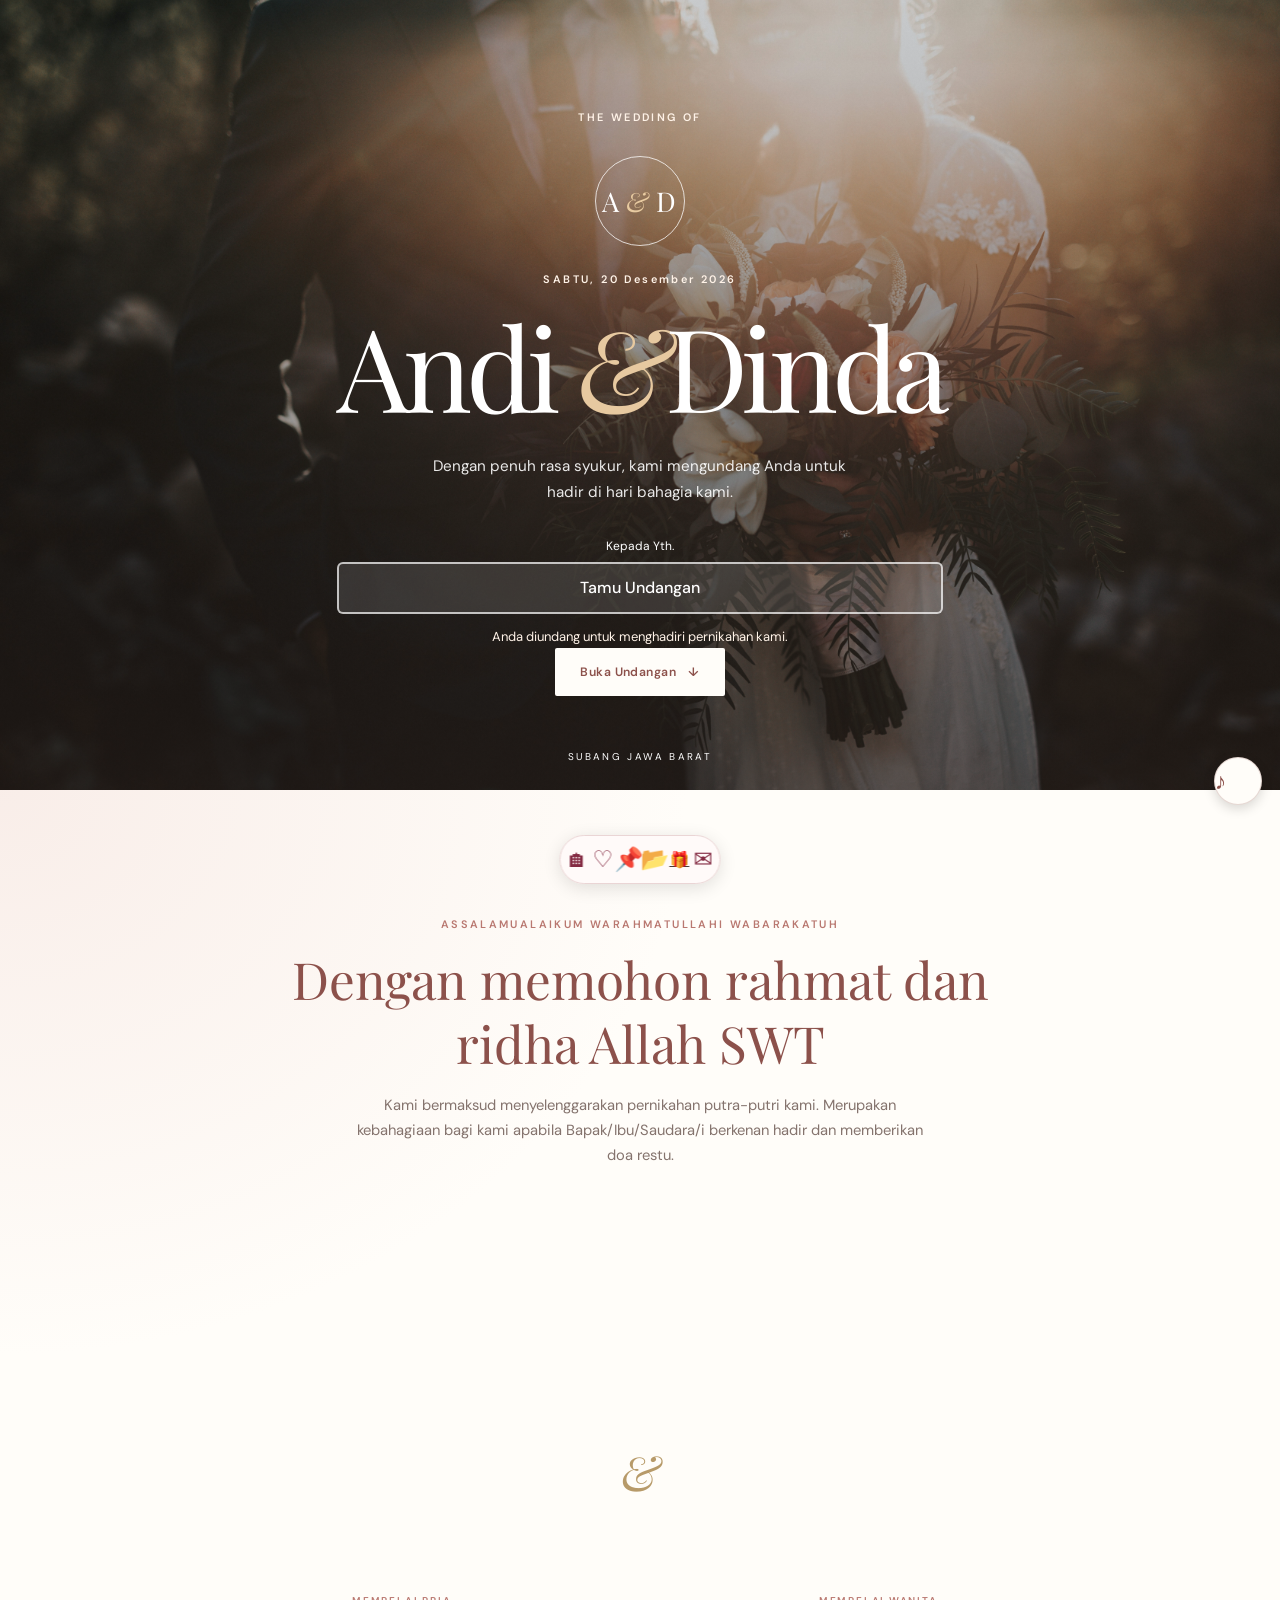
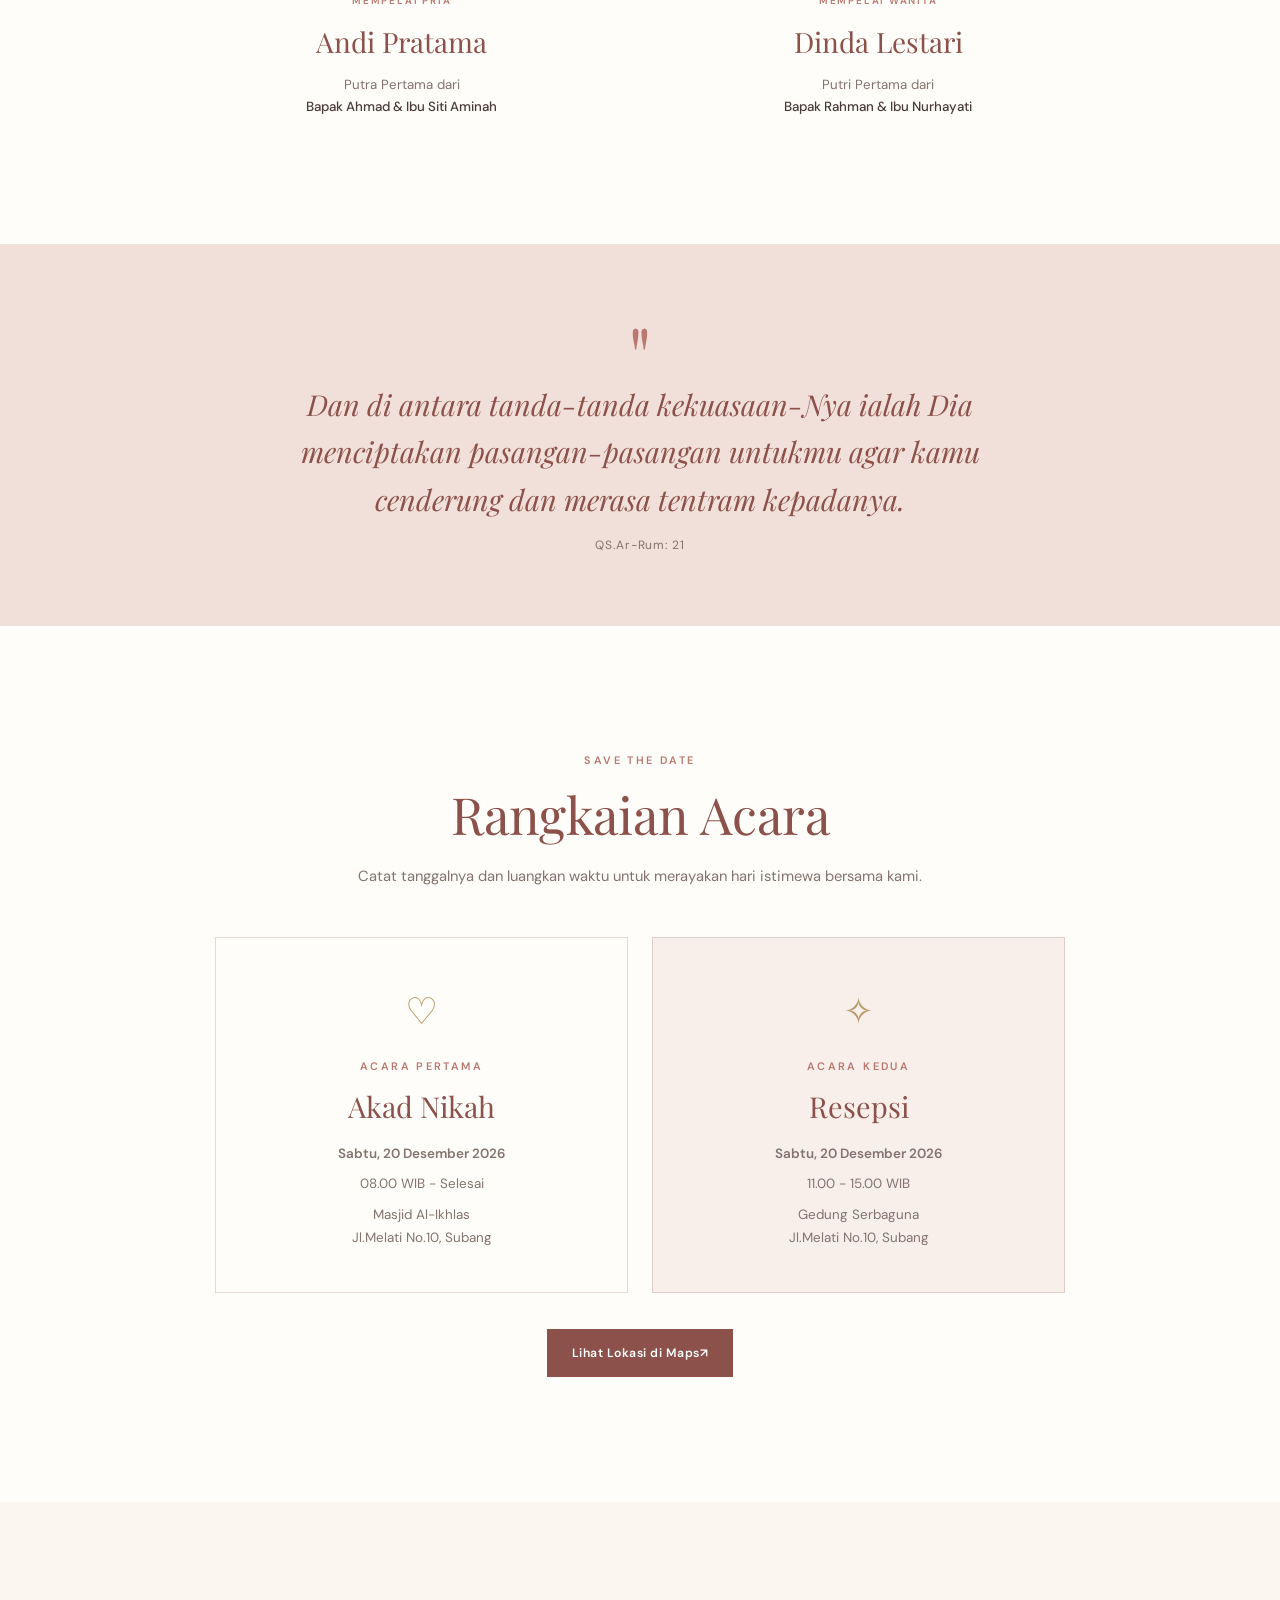
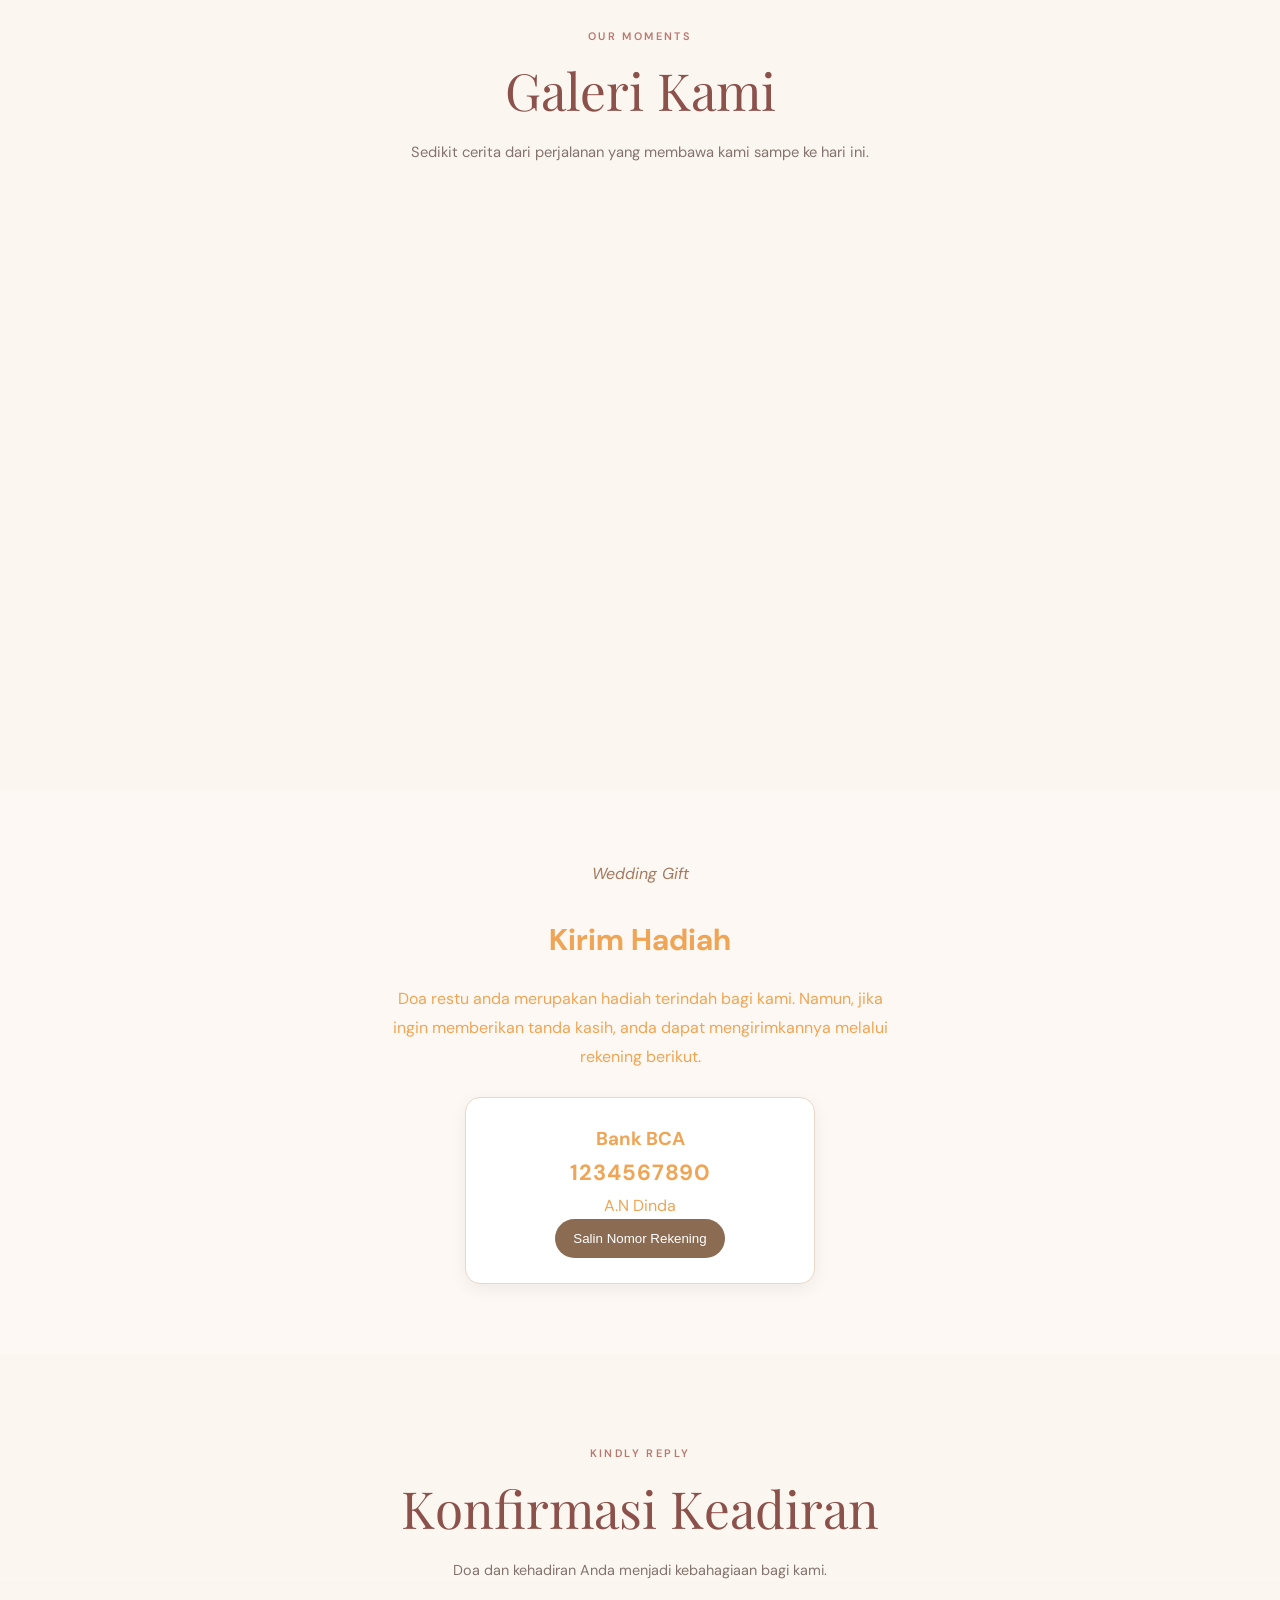
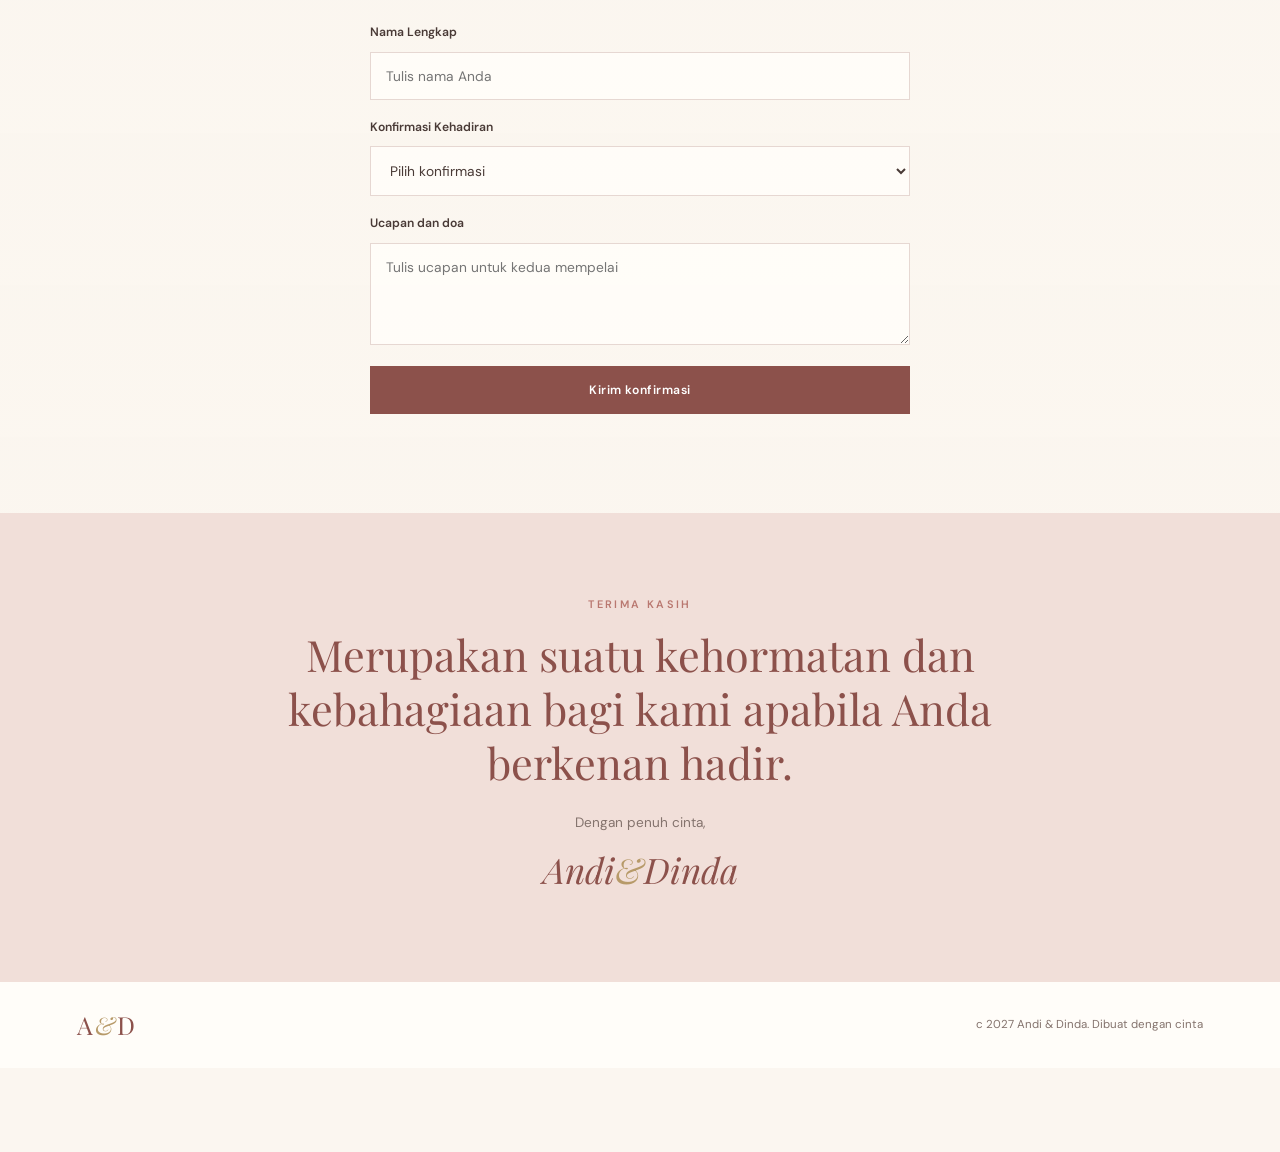
<file: index.html>
<!DOCTYPE html>
<html lang="id">
    <head>
        <meta charset="UTF-8">
        <meta name="viewport" content="width=device-width, initial-scale=1.0">
        <meta name="description"
        content="Undangan DIgital Andi & Dinda.">
        <title>Undangan Pernikahan| Andi &amp; Dinda</title>
        <link rel="preconnect" href="https://fonts.googleapis.com">
        <link rel="preconnect" href="https://fonts.gstatic.com" crossorigin>
        <link href="https://fonts.googleapis.com/css2?family=DM+Sans:wght@400;500;600&family=Playfair+Display:ital,wght@0,400;0,500;0,600;1,400;1,500&display=swap" rel="stylesheet">
        <link rel="stylesheet" href="style.css">
    </head>
    <body>

        <audio id="musikUndangan" loop>
            <source src="musik.mp3" type="audio/mpeg">
        </audio>
        <button id="tombolMusik" class="music-button" type="button" aria-label="Putar musik">♪</button>
        <main>
            <section class="hero" id="home">
                <div class="hero-shade"></div>
                <div class="hero-content">
                    <p class="eyebrow">THE WEDDING OF</p>
                    <p class="monogram">A <span>&amp;</span> D</p>
                    <p class="eyebrow hero-date">SABTU, 20 Desember 2026</p>
                    <h1>Andi <em>&amp;</em>Dinda</h1>
                    <p class="hero-copy">Dengan penuh rasa syukur, kami mengundang Anda untuk hadir di hari bahagia kami.</p>
                     <p class="guest-label">Kepada Yth.</p>
                    <h2 id="nama-tamu">Tamu Undangan</h2>
                    <p class="guest-invitation">Anda diundang untuk menghadiri pernikahan kami.</p>
                    <a class="button button-light" href="#mempelai">Buka Undangan <span aria-hiden="true">↓</span></a>
                </div>
                <span class="hero-caption">SUBANG JAWA BARAT</span>
            </section>
            <section class="section intro-section" id="mempelai">
                <p class="eyebrow">ASSALAMUALAIKUM WARAHMATULLAHI WABARAKATUH</p>
                <h2>Dengan memohon rahmat dan ridha Allah SWT</h2>
                <p class="section-lead">Kami bermaksud menyelenggarakan pernikahan putra-putri kami. Merupakan kebahagiaan bagi kami apabila Bapak/Ibu/Saudara/i berkenan hadir dan memberikan doa restu.</p>
            <div class="couple-grid">
                <article class="person-card">
                    <img src="alexander-mass-r4Fz5SkUISM-unsplash.jpg" alt="Potret calon mempelai pria" loading="lazy" decoding="async">
                    <p class="person-label">MEMPELAI PRIA</p>
                    <h3>Andi Pratama</h3>
                    <p>Putra Pertama dari<br><strong>Bapak Ahmad &amp; Ibu Siti Aminah</strong></p>
                </article>
                <div class="ampersand" aria-hidden="true">&amp;</div>
                <article class="person-card">
                    <img src="thomas-christian-gs8kJSZxTVk-unsplash.jpg" alt="Potret calon mempelai wanita" loading="lazy" decoding="async">
                    <p class="person-label">MEMPELAI WANITA</p>
                    <h3>Dinda Lestari</h3>
                    <p>Putri Pertama dari<br><strong>Bapak Rahman &amp; Ibu Nurhayati</strong></p>
                </article>
                </div>
                </section>

                <section class="quote-section">
                    <div class="fade-in-up">
                    <div class="quote-mark">"</div>
                    <blockquote>Dan di antara tanda-tanda kekuasaan-Nya ialah Dia menciptakan pasangan-pasangan untukmu agar kamu cenderung dan merasa tentram kepadanya.</blockquote>
                    <p>QS.Ar-Rum: 21</p>
                    </div>
                </section>
                <section class="section event-section" id="acara">
                    <div class="fade-in-up">
                    <p class="eyebrow">SAVE THE DATE</p>
                    <h2>Rangkaian Acara</h2>
                    <p class="section-lead">Catat tanggalnya dan luangkan waktu untuk merayakan hari istimewa bersama kami.</p>
                    </div>
                <div class="event-grid">
                    <article class="event-card fade-in-up">
                        <div class="event-icon" aria-hidden="true">♡</div>
                        <p class="eyebrow">ACARA PERTAMA</p>
                        <h3>Akad Nikah</h3>
                        <p class="event-date">Sabtu, 20 Desember 2026</p>
                        <p>08.00 WIB - Selesai</p>
                        <p>Masjid Al-Ikhlas<br>Jl.Melati No.10, Subang</p>
                    </article>
                    <article class="event-card event-card-featured fade-in-up">
                        <div class="event-icon" aria-hidden="true">✧</div>
                        <p class="eyebrow">ACARA KEDUA</p>
                        <h3>Resepsi</h3>
                        <p class="event-date"> Sabtu, 20 Desember 2026</p>
                        <p>11.00 - 15.00 WIB</p>
                        <p>Gedung Serbaguna<br>Jl.Melati No.10, Subang</p>
                    </article>
                </div>
                <a class="button button-dark" href="https://maps.app.goo.gl/okZQDETjFkdx8SoC9" target="_blank" rel="noopener noreferrer">Lihat Lokasi di Maps↗</a>
            </section>

            <section class="gallery-section section" id="galeri">
                <p class="eyebrow">OUR MOMENTS</p>
                <h2>Galeri Kami</h2>
                <p class="section-lead">Sedikit cerita dari perjalanan yang membawa kami sampe ke hari ini.</p>
                <div class="gallery-grid">
                    <img class="gallery-talk" src="fotografo-samuel-cruz-aGS-cbWDKeQ-unsplash.jpg" alt="Pasangan pengantin diluar ruangan" loading="lazy" decoding="async">
                    <img class="gallery-talk" src="alexander-mass-YDkdarZTysY-unsplash.jpg" alt="Momen Prewedding" loading="lazy" decoding="async">
                    <img class="gallery-talk" src="adi-nasta-hThWB14wmQ0-unsplash.jpg" alt="Dekorasi bunga pernikahan" loading="lazy" decoding="async">
                    <img class="gallery-talk" src="amy-humphries-J64p3tfXQs0-unsplash.jpg" alt="Pasangan berjalan bersama" loading="lazy" decoding="async">
                    <img class="gallery-talk" src="vidit-goswami-Qkm_DzPYiD4-unsplash.jpg" alt="Detail Dekorasi" loading="lazy" decoding="async">
                </div>
            </section>
            <!--wedding gift-->
            <section id="gift" class="gift-section">
                <p class="section-subtitle">Wedding Gift</p>
                <h2>Kirim Hadiah</h2>
                <p> Doa restu anda merupakan hadiah terindah bagi kami. Namun, jika ingin memberikan tanda kasih, 
                    anda dapat mengirimkannya melalui rekening berikut.
                </p>
                
                <div class="gift-card">
                    <h3>Bank BCA</h3>
                    <p class="rekening">1234567890</p>
                    <p>A.N Dinda</p>
                    <button type="button" onclick="salinRekening('1234567890')">Salin Nomor Rekening</button>
                </div>
            </section>
            <section class="rsvp-section" id="rsvp">
                <div class="rsvp-inner">
                    <p class="eyebrow">KINDLY REPLY</p>
                    <h2>Konfirmasi Keadiran</h2>
                    <p>Doa dan kehadiran Anda menjadi kebahagiaan bagi kami.</p>
                    <form class="rsvp-form" id="form-rsvp">
                        <label for="nama">Nama Lengkap</label> 
                        <input id="nama" name="nama" type="text" placeholder="Tulis nama Anda" required>
                        <label for="kehadiran">Konfirmasi Kehadiran</label>
                        <select id="kehadiran" name="kehadiran" required>
                            <option value="">Pilih konfirmasi</option>
                            <option value="hadir">Insyaallah hadir</option>
                            <option value="tidak-hadir">Maaf, belum bisa hadir</option>
                        </select>
                        <label for="pesan">Ucapan dan doa</label>
                        <textarea id="pesan" name="pesan" rows="4" placeholder="Tulis ucapan untuk kedua mempelai"></textarea>
                        <button class="button button-dark" type="submit">Kirim konfirmasi</button>

                        <p id="pesan-rsvp" role="status"></p>
                    </form>
                </div> 
            </section>

            <section class="closing-section">
                <p class="eyebrow">TERIMA KASIH</p>
                <h2>Merupakan suatu kehormatan dan kebahagiaan bagi kami apabila Anda berkenan hadir.</h2>
                <p>Dengan penuh cinta,</p>
                <p class="signature">Andi<span>&amp;</span>Dinda</p>
            </section>
                </main>
            
                <footer class="site-footer">
                    <a class="brand" href="#home">A<span>&amp;</span>D</a>
                    <p>c 2027 Andi &amp; Dinda. Dibuat dengan cinta</p>
                </footer>
                <!-- Menu ikon di bagian bawah -->
                 <nav class="bottom-menu" aria-label="Menu undangan">
                    <a href="#home" class="menu-item" aria-label="Home">
                        <span class="menu-icon">🏠︎</span>
                    </a>
                    <a href="#mempelai" class="menu-item" aria-label="Mempelai">
                        <span class="menu-icon">♡</span>
                    </a>
                    <a href="https://maps.app.goo.gl/okZQDETjFkdx8SoC9" 
                       target="-blank"
                       rel="noopener noreferrer"
                       class="menu-item"
                       aria-label="Lokasi">
                       <span class="menu-icon">📌</span>
                    </a>
                    <a href="#galeri" class="menu-item" aria-label="Galeri">
                        <span class="menu-icon">📂</span>
                    </a>
                     <a href="#gift"  aria-label="Wedding Gift">
                        <span>🎁</span>
                    </a>
                    <a href="#rsvp" class="menu-item" aria-label="RSVP">
                        <span class="menu-icon">✉</span>
                    </a>

                    </nav>
        <script>
           // Fungsi untuk mengambil parameter dari URL
function getQueryParam(param) {
    const urlParams = new URLSearchParams(window.location.search);
    return urlParams.get(param);
}

// Mengambil nilai dari parameter 'to', 'kepada', atau 'nama'
document.addEventListener("DOMContentLoaded", function() {
    let namaTamu = getQueryParam('to') || getQueryParam('kepada');
    
    // Ganti karakter plus (+) atau persen (%20) menjadi spasi biasa (jika ada yang manual)
    if (namaTamu) {
        namaTamu = namaTamu.replace(/\+/g, ' ');
        // Menampilkan nama tamu ke elemen HTML dengan id="nama-tamu"
        const elemenNama = document.getElementById('nama-tamu');
        if (elemenNama) {
            elemenNama.innerText = decodeURIComponent(namaTamu);
        }
    } else {
        // Nama default jika tidak ada parameter di URL
        const elemenNama = document.getElementById('nama-tamu');
        if (elemenNama) {
            elemenNama.innerText = 'Tamu Undangan';
        }
    }
    
});
function salinRekening(nomor) {
    navigator.clipboard.writeText(nomor).then(() => alert("Nomor rekening berhasil disalin!")).catch(() => alert("Gagal menyalin nomor rekening."));

}
// 1. Ambil elemen audio dan tombol
const musik = document.getElementById("musikUndangan");
const tombolBuka = document.querySelector('.hero a[href="#mempelai"]');

// Tes awal untuk memastikan HTML dan JS tersambung
if (!musik) {
    console.error("❌ ERROR: Tag <audio id='musikUndangan'> TIDAK ditemukan di HTML!");
}
if (!tombolBuka) {
    console.error("❌ ERROR: Tombol dengan selector '.hero a[href=\"#mempelai\"]' TIDAK ditemukan di HTML!");
}

// 2. Jalankan fungsi jika kedua elemen di atas ada
if (tombolBuka && musik) {
    tombolBuka.addEventListener("click", function () {
        console.log("Tombol diklik! Mencoba memutar musik...");
        
        // Memutar musik
        musik.play()
            .then(function() {
                console.log("✅ SUKSES: Musik berhasil berputar!");
            })
            .catch(function(error) {
                console.error("❌ GAGAL memutar musik. Error browser:", error);
            });
    });
}

    const formRsvp = document.getElementById("form-rsvp");
    const pesanRsvp = document.getElementById("pesan-rsvp");

              if (formRsvp && pesanRsvp) {
                formRsvp.addEventListener("submit", function(event) {
                    event.preventDefault();
                    pesanRsvp.textContent = " Terima kasih! Konfirmasi kehadiran anda telah diterima.";
                    formRsvp.reset();

                });

              }
            document.addEventListener("DOMContentLoaded", function () {
                // Konfigurasi khusus untuk sistem deteksi halaman penuh (Slide-by-Slide)
                const slideObserverOptions = {
                    root: null,
                    rootMargin: "0px",
                    threshold: 0.5 /* Elemen pemicu aktif saat setengah bagian slide sudah masuk layar penuh */
                };

                const slideObserver = new IntersectionObserver((entries) => {
                    entries.forEach((entry) => {
                        // Ambil semua elemen animasi di dalam slide ini
                        const animElements = entry.target.querySelectorAll('.fade-in-up');
                        
                        if (entry.isIntersecting) {
                            // Saat slide aktif dibuka, munculkan animasinya
                            animElements.forEach((el) => {
                                el.classList.add('active');
                            });
                        } else {
                            // Saat slide ditinggalkan/pindah, reset animasi ke posisi semula (transparan lagi)
                            // Ini membuat efek animasi muncul kembali saat pengguna kembali ke slide ini
                            animElements.forEach((el) => {
                                el.classList.remove('active');
                            });
                        }
                    });
                }, slideObserverOptions);

                // Daftarkan semua section (hero, mempelai, quote, acara) sebagai target slide
                const slides = document.querySelectorAll('section');
                slides.forEach((slide) => slideObserver.observe(slide));
            });
        </script>
    </body>
    </html>
</file>
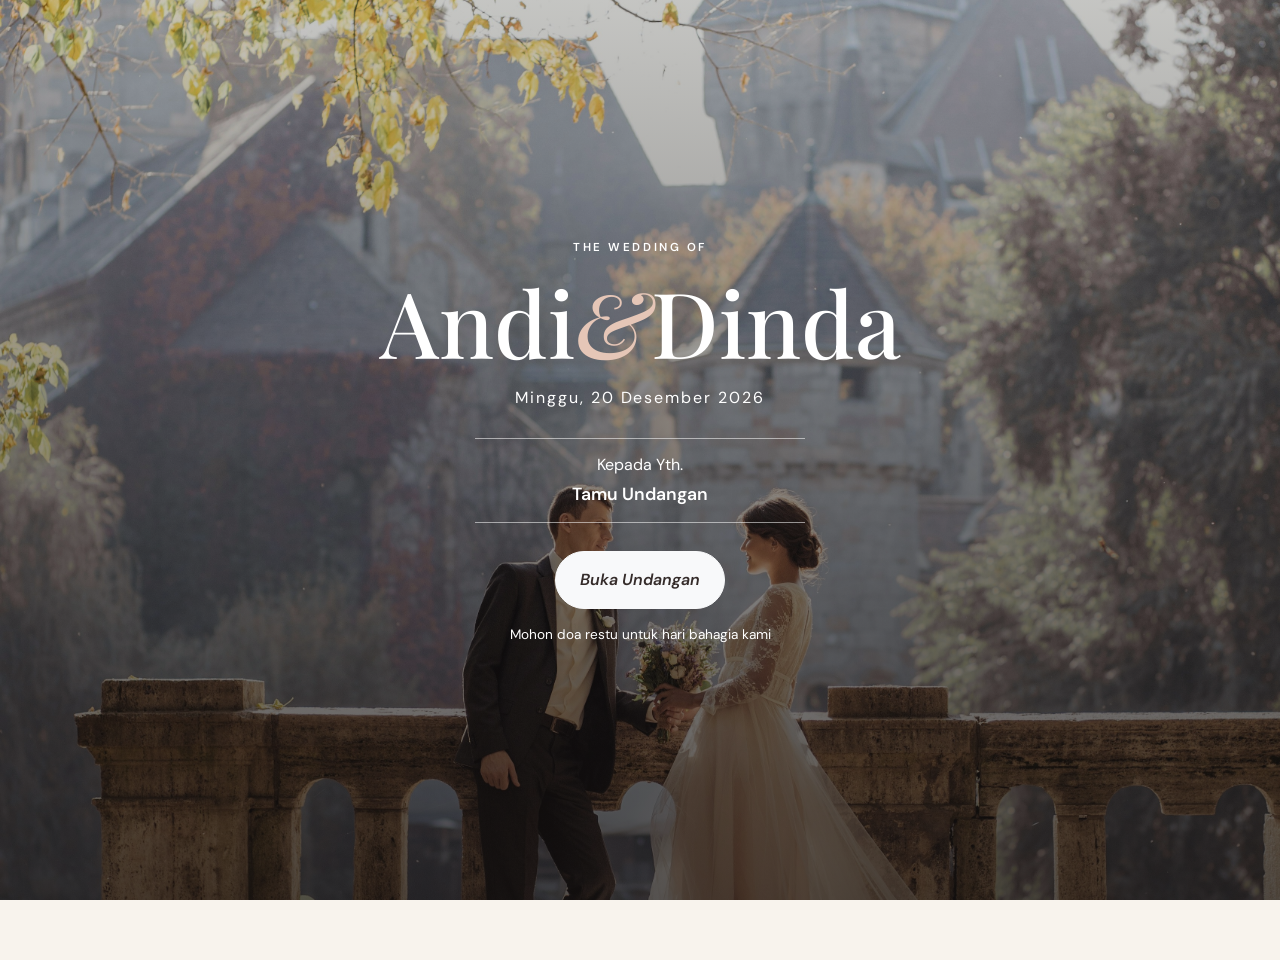
<file: undangan-pernikahan-template-02/index.html>
<!DOCTYPE html>
<html lang="id">
    <head>
        <meta charset="UTF-8">
        <meta name="viewport" content="width=device-width, initial-scale=1">
        <meta property="og:type" content="website">
        <meta property="og:title" content="Undangan Pernikahan Andi & Dinda">
        <meta property="og:description" content="Minggu, 20 Desember 2026. Kami mengundang anda untuk berbagi kebahagiaan bersama kami.">
        <meta property="og:url" content="https://undangan-pernikahan-template-02.vercel.app/fhoto cover.jpg">
        <meta property="og:url" content="https://undangan-pernikahan-template-02.vercel.app/cover.html">
        <meta property="og:image:alt" content="foto sampul undangan pernikahan Andi dan Dinda">
        <title>Undangan Pernikahan | Andi dan Dinda</title>
        <link href="https://cdn.jsdelivr.net/npm/bootstrap@5.3.8/dist/css/bootstrap.min.css" rel="stylesheet" integrity="sha384-sRIl4kxILFvY47J16cr9ZwB07vP4J8+LH7qKQnuqkuIAvNWLzeN8tE5YBujZqJLB" crossorigin="anonymous">
        <link href="https://cdn.jsdelivr.net/npm/bootstrap-icons@1.11.3/font/bootstrap-icons.min.css" rel="stylesheet" integrity="sha384-sRIl4kxILFvY47J16cr9ZwB07vP4J8+LH7qKQnuqkuIAvNWLzeN8tE5YBujZqJLB" crossorigin="anonymous">
        <link href="style.css" rel="stylesheet">
        </head>
        <body class="cover-page">
            <main class="cover-wrap">
                <div class="cover-shade"></div>
                <section class="cover-content text-center">
                    <p class="eyebrow">THE WEDDING OF</p>
                    <h1 class="cover-names">Andi<span>&</span>Dinda</h1>
                    <p class="cover-date">Minggu, 20 Desember 2026</p>
                    <div class="guest-box">
                        <p class="mb-1">Kepada Yth.</p>
                        <p class="guest-name mb-0" id="guestName">Tamu Undangan</p>
                    </div>
                    <a class="btn btn-light rounded-pill px-4 py-3 open-invitation" href="isi.html">
                        <i class="bi bi-evenlope-openme-2">Buka Undangan</i>
                    </a>
                    <p class="cover-note mt-3">Mohon doa restu untuk hari bahagia kami</p>
                </section>
                </main>
                <script>
                    //nama tamu dapat diisi dari url:cover.html?to=Nama%20Tamu 
                    const params = new URLSearchParams(window.location.search);
                    const guest = params.get('to');
                    if(guest)
                    document.getElementById('guestName').textContent = guest.replace(/\+/g, '');
                    // teruskan nama tamu ke halaman isi undangan.
                    const openLink = document.querySelector('.open-invitation');
                    if (guest) openLink.href = 'isi.html?to='
                    encodeURIComponent(guest);
                </script>
        </body>
</html>
</file>
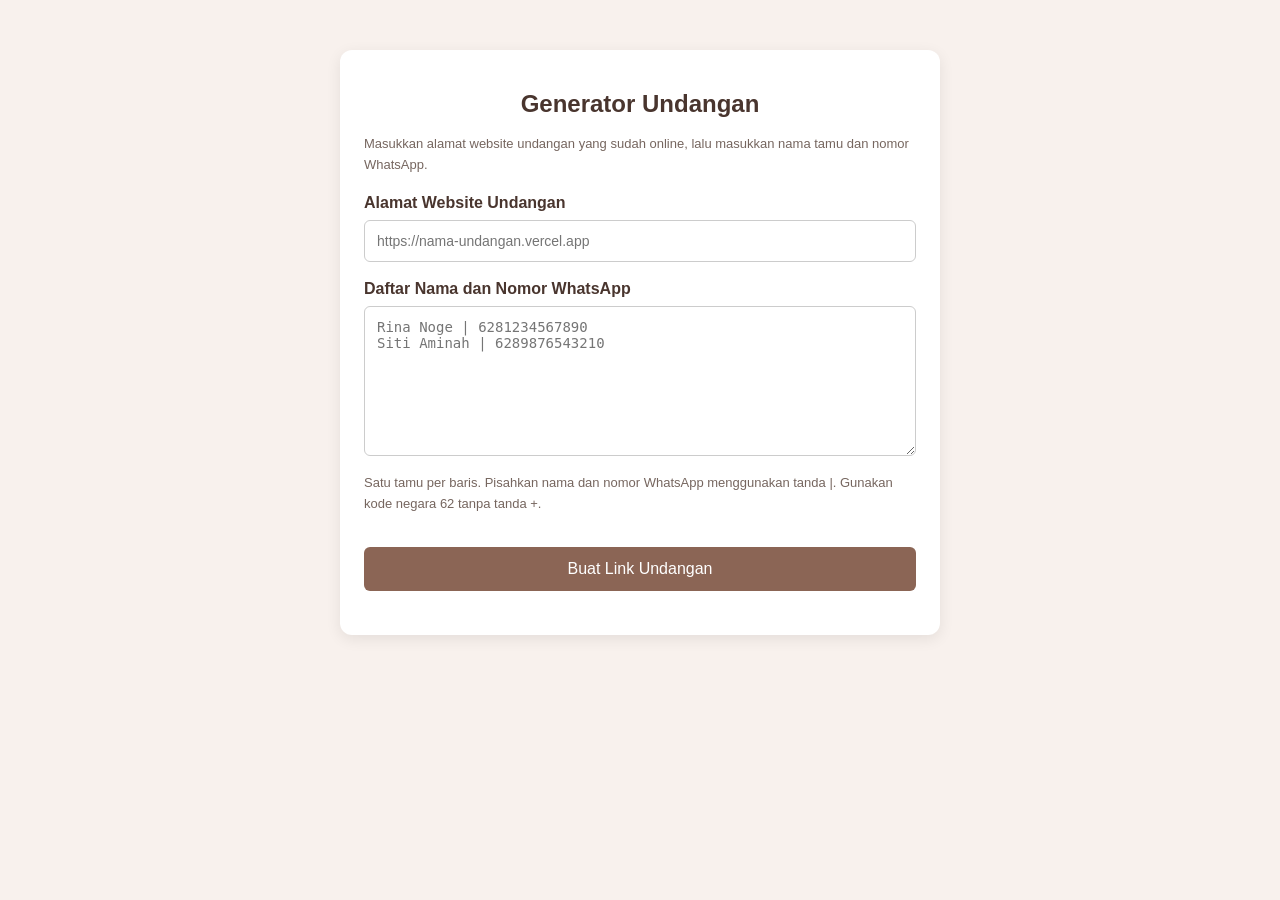
<file: generator.html>
<!DOCTYPE html>
<html lang="id">
<head>
    <meta charset="UTF-8">
    <meta name="viewport" content="width=device-width, initial-scale=1.0">
    <title>Generator Undangan WhatsApp</title>

    <style>
        * {
            box-sizing: border-box;
        }

        body {
            font-family: Arial, sans-serif;
            background: #f8f1ed;
            margin: 0;
            padding: 20px;
            color: #49352e;
        }

        .container {
            max-width: 600px;
            margin: 30px auto;
            background: white;
            padding: 24px;
            border-radius: 12px;
            box-shadow: 0 4px 15px #00000015;
        }

        h1 {
            text-align: center;
            font-size: 24px;
        }

        label {
            display: block;
            margin-top: 18px;
            font-weight: bold;
        }

        input, textarea {
            width: 100%;
            padding: 12px;
            margin-top: 8px;
            border: 1px solid #ccc;
            border-radius: 6px;
            font-size: 14px;
        }

        textarea {
            min-height: 150px;
            resize: vertical;
        }

        button {
            width: 100%;
            padding: 13px;
            margin-top: 20px;
            border: none;
            border-radius: 6px;
            background: #8b6555;
            color: white;
            font-size: 16px;
            cursor: pointer;
        }

        .hasil {
            margin-top: 20px;
        }

        .item {
            padding: 15px 0;
            border-bottom: 1px solid #eee;
            overflow-wrap: anywhere;
        }

        .item a {
            display: inline-block;
            margin-top: 8px;
            color: #087b45;
        }

        .petunjuk {
            font-size: 13px;
            line-height: 1.6;
            color: #76665f;
        }
    </style>
</head>

<body>

<div class="container">
    <h1>Generator Undangan</h1>

    <p class="petunjuk">
        Masukkan alamat website undangan yang sudah online,
        lalu masukkan nama tamu dan nomor WhatsApp.
    </p>

    <label>Alamat Website Undangan</label>
    <input
        type="url"
        id="website"
        placeholder="https://nama-undangan.vercel.app"
    >

    <label>Daftar Nama dan Nomor WhatsApp</label>
    <textarea
        id="daftar"
        placeholder="Rina Noge | 6281234567890&#10;Siti Aminah | 6289876543210"
    ></textarea>

    <p class="petunjuk">
        Satu tamu per baris. Pisahkan nama dan nomor WhatsApp
        menggunakan tanda |. Gunakan kode negara 62 tanpa tanda +.
    </p>

    <button onclick="buatLink()">Buat Link Undangan</button>

    <div id="hasil" class="hasil"></div>
</div>

<script>
function buatLink() {
    const website = document.getElementById("website")
        .value.trim().replace(/\/+$/, "");

    const daftar = document.getElementById("daftar").value.trim();
    const hasil = document.getElementById("hasil");

    hasil.innerHTML = "";

    if (!website || !daftar) {
        alert("Isi alamat website dan daftar tamu terlebih dahulu.");
        return;
    }

    const baris = daftar.split("\n");

    baris.forEach(function(teks) {
        const bagian = teks.split("|");

        if (bagian.length < 2) {
            return;
        }

        const nama = bagian[0].trim();
        const nomor = bagian[1].trim().replace(/\D/g, "");

        if (!nama || !nomor) {
            return;
        }

        const linkUndangan =
            website + "/?to=" + encodeURIComponent(nama) + "#home";

        const pesan =
            "Kepada " + nama +
            ", kami mengundang Anda untuk hadir di acara pernikahan kami. " +
            "Silakan buka undangan berikut: " + linkUndangan;

        const linkWhatsApp =
            "https://wa.me/" + nomor +
            "?text=" + encodeURIComponent(pesan);

        const item = document.createElement("div");
        item.className = "item";

        const judul = document.createElement("strong");
        judul.textContent = nama;

        const link = document.createElement("a");
        link.href = linkWhatsApp;
        link.target = "_blank";
        link.rel = "noopener noreferrer";
        link.textContent = "Kirim lewat WhatsApp";

        item.appendChild(judul);
        item.appendChild(document.createElement("br"));
        item.appendChild(link);

        hasil.appendChild(item);
    });

    if (!hasil.hasChildNodes()) {
        hasil.textContent =
            "Format daftar belum benar. Gunakan Nama | NomorWhatsApp.";
    }
}
</script>

</body>
</html>
</file>
<file: style.css>
/* =========================================
   TEMPLATE UNDANGAN DIGITAL
   HTML5 + CSS3 saja, tanpa JavaScript
   ========================================= */

:root {
  --cream: #fbf6f0;
  --paper: #fffdf9;
  --blush: #f0d8d2;
  --rose: #b97870;
  --rose-dark: #8c514b;
  --ink: #493a36;
  --muted: #84736d;
  --gold: #b79a69;
  --line: rgba(140, 81, 75, .22);
  --serif: "Playfair Display", Georgia, serif;
  --sans: "DM Sans", Arial, sans-serif;
}

* {
  box-sizing: border-box;
  margin: 0;
  padding: 0;
}

html {
  scroll-behavior: smooth;
  scroll-padding-top: 84px;
}

body {
  background: var(--cream);
  color: var(--ink);
  font-family: var(--sans);
  line-height: 1.7;
}

img {
  display: block;
  max-width: 100%;
}

a {
  color: inherit;
}


.brand {
  color: var(--rose-dark);
  font-family: var(--serif);
  font-size: 1.55rem;
  letter-spacing: .08em;
  text-decoration: none;
}

.brand span,
.signature span {
  color: var(--gold);
  font-style: italic;
}

.main-nav {
  align-items: center;
  display: flex;
  gap: clamp(14px, 2.8vw, 36px);
}

.main-nav a {
  color: var(--muted);
  font-size: .78rem;
  letter-spacing: .04em;
  text-decoration: none;
  transition: color .2s ease;
}

.main-nav a:hover,
.main-nav a:focus-visible {
  color: var(--rose-dark);
}

.hero {
  align-items: center;
  background:
    linear-gradient(180deg, rgba(49, 35, 30, .14), rgba(49, 35, 30, .54)),
    url("nathan-dumlao-5BB_atDT4oA-unsplash.jpg") center 48% / cover;
  color: white;
  display: flex;
  justify-content: center;
  min-height: min(790px, 88vh);
  overflow: hidden;
  padding: 100px 24px 86px;
  position: relative;
  text-align: center;
}

.hero-content {
  max-width: 760px;
  position: relative;
  z-index: 1;
}

.eyebrow {
  color: var(--rose);
  font-size: .68rem;
  font-weight: 600;
  letter-spacing: .22em;
  line-height: 1.8;
}

.hero .eyebrow {
  color: #fff3e8;
}

.monogram {
  align-items: center;
  border: 1px solid rgba(255, 255, 255, .75);
  border-radius: 50%;
  display: flex;
  font-family: var(--serif);
  font-size: 1.7rem;
  height: 90px;
  justify-content: center;
  letter-spacing: .08em;
  margin: 28px auto 24px;
  width: 90px;
}

.monogram span {
  color: #e8cba1;
  font-style: italic;
  margin: 0 5px;
}

.hero-date {
  margin-bottom: 12px;
}

.hero h1 {
  font-family: var(--serif);
  font-size: clamp(3.5rem, 9vw, 7.2rem);
  font-weight: 400;
  letter-spacing: -.055em;
  line-height: 1.12;
}

.hero h1 em {
  color: #e7c9a0;
  font-weight: 400;
}

.hero-copy {
  color: rgba(255, 255, 255, .9);
  font-size: .95rem;
  margin: 24px auto 30px;
  max-width: 440px;
}

.button {
  align-items: center;
  border: 1px solid transparent;
  cursor: pointer;
  display: inline-flex;
  font: 600 .76rem var(--sans);
  gap: 12px;
  justify-content: center;
  letter-spacing: .04em;
  min-height: 48px;
  padding: 13px 24px;
  text-decoration: none;
  transition: background .2s ease, color .2s ease, transform .2s ease;
}

.button:hover {
  transform: translateY(-2px);
}

.button-light {
  background: var(--paper);
  border-radius: 2px;
  color: var(--rose-dark);
}

.button-light:hover {
  background: var(--blush);
}

.button-dark {
  background: var(--rose-dark);
  color: white;
}

.button-dark:hover {
  background: #70403b;
}

.hero-caption {
  bottom: 24px;
  font-size: .62rem;
  letter-spacing: .24em;
  position: absolute;
}

.section {
  padding: clamp(70px, 10vw, 125px) 24px;
  text-align: center;
}

.section h2,
.rsvp-section h2,
.closing-section h2 {
  color: var(--rose-dark);
  font-family: var(--serif);
  font-size: clamp(2.1rem, 4vw, 3.4rem);
  font-weight: 400;
  line-height: 1.25;
  margin: 12px auto 18px;
}

.intro-section {
  background:
    radial-gradient(ellipse at top left, rgba(240, 216, 210, .42), transparent 38%),
    var(--paper);
}

.intro-section > h2 {
  max-width: 700px;
}

.section-lead {
  color: var(--muted);
  font-size: .92rem;
  margin: 0 auto;
  max-width: 590px;
}

.couple-grid {
  align-items: center;
  display: grid;
  gap: 32px;
  grid-template-columns: minmax(0, 1fr) auto minmax(0, 1fr);
  margin: 58px auto 0;
  max-width: 850px;
}

.person-card img {
  aspect-ratio: 4 / 5;
  border-radius: 48% 48% 3px 3px;
  margin: 0 auto 24px;
  max-width: 275px;
  object-fit: cover;
  width: 100%;
}

.person-label {
  color: var(--rose);
  font-size: .62rem;
  font-weight: 600;
  letter-spacing: .18em;
}

.person-card h3 {
  color: var(--rose-dark);
  font-family: var(--serif);
  font-size: 1.75rem;
  font-weight: 400;
  margin: 8px 0;
}

.person-card p:last-child {
  color: var(--muted);
  font-size: .83rem;
}

.person-card strong {
  color: var(--ink);
  font-weight: 500;
}

.ampersand {
  color: var(--gold);
  font-family: var(--serif);
  font-size: 3rem;
  font-style: italic;
}

.quote-section {
  background: #f1dfd9;
  padding: 70px 24px;
  text-align: center;
}

.quote-mark {
  color: var(--rose);
  font-family: var(--serif);
  font-size: 5rem;
  height: 55px;
  line-height: 1;
}

.quote-section blockquote {
  color: var(--rose-dark);
  font-family: var(--serif);
  font-size: clamp(1.2rem, 2.6vw, 1.8rem);
  font-style: italic;
  line-height: 1.65;
  margin: 12px auto;
  max-width: 760px;
}

.quote-section p {
  color: var(--muted);
  font-size: .75rem;
  letter-spacing: .08em;
}

.event-section {
  background: var(--paper);
}

.event-grid {
  display: grid;
  gap: 24px;
  grid-template-columns: repeat(2, minmax(0, 1fr));
  margin: 48px auto 36px;
  max-width: 850px;
  text-align: center;
}

.event-card {
  border: 1px solid var(--line);
  padding: 42px 24px;
}

.event-card-featured {
  background: #f8eeea;
}

.event-icon {
  color: var(--gold);
  font-size: 2.3rem;
  margin-bottom: 14px;
}

.event-card h3 {
  color: var(--rose-dark);
  font-family: var(--serif);
  font-size: 1.8rem;
  font-weight: 400;
  margin: 5px 0 12px;
}

.event-card p:not(.eyebrow) {
  color: var(--muted);
  font-size: .84rem;
  margin-top: 8px;
}

.event-card .event-date {
  color: var(--ink);
  font-weight: 600;
}

.gallery-section {
  background: var(--cream);
}

.gallery-grid {
  display: grid;
  gap: 14px;
  grid-auto-rows: 220px;
  grid-template-columns: repeat(3, minmax(0, 1fr));
  margin: 46px auto 0;
  max-width: 1050px;
}

.gallery-grid img {
  height: 100%;
  object-fit: cover;
  width: 100%;
}

.gallery-grid .gallery-tall {
  grid-row: span 2;
}

.rsvp-section {
  background:
    linear-gradient(rgba(251, 246, 240, .94), rgba(251, 246, 240, .96)),
    url("https://images.unsplash.com/photo-1465495976277-4387d4b0e4a6?auto=format&fit=crop&w=1600&q=80") center / cover;
  padding: 90px 24px;
  text-align: center;
}

.rsvp-inner {
  margin: 0 auto;
  max-width: 540px;
}

.rsvp-section > p,
.rsvp-inner > p:not(.eyebrow):not(.form-note) {
  color: var(--muted);
  font-size: .9rem;
}

.rsvp-form {
  display: grid;
  gap: 9px;
  margin-top: 32px;
  text-align: left;
}

.rsvp-form label {
  color: var(--ink);
  font-size: .76rem;
  font-weight: 600;
  margin-top: 8px;
}

.rsvp-form input,
.rsvp-form select,
.rsvp-form textarea {
  background: rgba(255, 253, 249, .95);
  border: 1px solid var(--line);
  border-radius: 0;
  color: var(--ink);
  font: 400 .86rem var(--sans);
  outline: none;
  padding: 14px 15px;
  width: 100%;
}

.rsvp-form input:focus,
.rsvp-form select:focus,
.rsvp-form textarea:focus {
  border-color: var(--rose);
  box-shadow: 0 0 0 3px rgba(185, 120, 112, .12);
}

.rsvp-form textarea {
  resize: vertical;
}

.rsvp-form .button {
  margin-top: 12px;
  width: 100%;
}

.form-note {
  color: var(--muted);
  font-size: .72rem;
  margin-top: 18px;
  text-align: left;
}

.closing-section {
  background: #f1dfd9;
  padding: 82px 24px;
  text-align: center;
}

.closing-section h2 {
  font-size: clamp(1.8rem, 3.5vw, 2.7rem);
  max-width: 720px;
}

.closing-section > p:not(.eyebrow):not(.signature) {
  color: var(--muted);
  font-size: .85rem;
  margin-top: 22px;
}

.signature {
  color: var(--rose-dark);
  font-family: var(--serif);
  font-size: 2.2rem;
  font-style: italic;
  margin-top: 6px;
}

.site-footer {
  align-items: center;
  background: var(--paper);
  display: flex;
  flex-wrap: wrap;
  gap: 14px;
  justify-content: space-between;
  padding: 22px clamp(20px, 6vw, 88px);
}

.site-footer p {
  color: var(--muted);
  font-size: .72rem;
}

/* Tablet */
@media (max-width: 760px) {
  .site-header {
    align-items: flex-start;
    flex-direction: column;
    gap: 8px;
    padding: 12px 20px;
  }

  .brand {
    font-size: 1.3rem;
  }

  .main-nav {
    gap: 18px;
    max-width: 100%;
    overflow-x: auto;
    padding-bottom: 3px;
    width: 100%;
  }

  .main-nav a {
    flex: 0 0 auto;
    font-size: .72rem;
  }

  .hero {
    min-height: 78vh;
  }

  .couple-grid {
    gap: 18px;
  }

  .person-card h3 {
    font-size: 1.45rem;
  }

  .event-grid {
    gap: 14px;
  }

  .event-card {
    padding: 32px 16px;
  }

  .gallery-grid {
    grid-auto-rows: 180px;
    gap: 10px;
  }
}

/* Mobile */
@media (max-width: 520px) {
  html {
    scroll-padding-top: 110px;
  }

  .hero {
    min-height: 76vh;
    padding: 80px 20px 70px;
  }

  .monogram {
    height: 76px;
    width: 76px;
  }

  .hero-copy {
    font-size: .85rem;
  }

  .section {
    padding: 70px 20px;
  }

  .intro-section .eyebrow {
    font-size: .57rem;
    letter-spacing: .14em;
  }

  .couple-grid {
    gap: 18px 12px;
    grid-template-columns: 1fr 1fr;
  }

  .ampersand {
    display: none;
  }

  .person-card img {
    margin-bottom: 17px;
  }

  .person-card h3 {
    font-size: 1.3rem;
  }

  .person-card p:last-child {
    font-size: .73rem;
  }

  .event-grid {
    grid-template-columns: 1fr;
  }

  .gallery-grid {
    grid-auto-rows: 135px;
    grid-template-columns: repeat(2, minmax(0, 1fr));
  }

  .gallery-grid .gallery-tall {
    grid-row: span 2;
  }

  .site-footer {
    flex-direction: column;
    justify-content: center;
    text-align: center;
  }
}

@media (prefers-reduced-motion: reduce) {
  html {
    scroll-behavior: auto;
  }

  *,
  *::before,
  *::after {
    transition-duration: .01ms !important;
  }
}

/* Menu Ikon Bawah */
.bottom-menu {
  position: fixed;
  bottom: 16px;
  left: 50%;
  transform: translatex(-50%);
  width: calc(100% -24px);
  max-width: 460px;
  display: flex;
  justify-content: space-around;
  align-items: center;
  gap: 2px;
  padding: 10px 4px;
  background: rgba(255, 250, 249, 0.96);
  border: 1px solid #ead5d5;
  border-radius: 30px;
  box-shadow: 0 4px 18px rgba(0, 0, 0, 0.12);
  backdrop-filter: blur(12px);
  -webkit-backdrop-filter: blur(12px);
  z-index: 9999;
}
.bottom-menu .menu-item {
  flex: 1;
  min-width: 0;
  display: flex;
  flex-direction: column;
  align-items: center;
  gap: 4px;
  color: #842b43;
  text-decoration: none;
  font-family: "DM Sans", sans-serif;
}
.bottom-menu .menu-icon {
  display: block;
  font-size: 23px;
  line-height: 1;
}
.bottom-menu .menu-label {
 display: none !important;
}
.bottom-menu .menu-item:active {
  transform: scale(0.92);
} 
html {
  scroll-behavior: smooth;
  scroll-padding-top: 20px;
}
body {
  padding-bottom: 84px;
}
/* penyesuaian layar hp */
@media (max-width: 380px) {
  .bottom-menu {
    width: calc(100% - 16px);
    padding: 9px 3px;
  }
  .bottom-menu .menu-icon {
    font-size: 22px;
  }
  
}

/* kotak nama tamu undangan */
.guest-label {
  color: var(--dark);
  font-size: 12px;
  margin-top: 24px;
  margin-bottom: 6px;
  text-align: center;
}
#nama-tamu {
  display: inline_block !important;
  color: #ffffff !important;
  font-family: "DM Sans", sans-serif;
  font-size: 16px;
  font-weight: 500;
  padding: 10px 22px !important;
  margin: 0 auto 12px;
  border: 2px solid rgba(255, 255, 255, 0.7) !important;
  border-radius: 6px !important;
  background: rgba(255, 255, 255, 0.12) !important;
  max-width: 100%;
  overflow-wrap: anywhere;
  text-align: center;
}
.guest-invitation {
  color: #fff3e8;
  font-size: 13px;
  margin-top: 4px;
  text-align: center;
}
/*tombol musik undangan*/
.music-button {
  position: fixed;
  right: 18px;
  bottom: 95px;
  width: 48px;
  height: 48px;
  display: flex;
  align-items: center;
  border: 1px solid var(--line);
  border-radius: 50%;
  background: var(--paper);
  color: var(--rose-dark);
  font-size: 23px;
  cursor: pointer;
  z-index: 10000;
  box-shadow: 0 4px 12px rgba(0, 0, 0, 0.15);
}
.music-button:active {
  transform: scale(0.92);
}
/*Wedding Gift*/
.gift-section {
  padding: 70px 20px;
  text-align: center;
  background: #fdf8f3;
  color: #efa555;
}
.gift-section .section-subtitle {
  font-style: italic;
  color: #a47b60;
}
.gift-section h2 {
  font-size: 30px;
  margin: 10px 0 20px;
}
.gift-section > p {
  max-width: 500px;
  margin:0 auto 25px;
  line-height: 1.8;
}
.gift-card {
  max-width: 350px;
  margin: 0 auto;
  padding: 25px 20px;
  background: #fff;
  border: 1px solid #e8d8c8;
  border-radius: 15px;
  box-shadow: 0 5px 18px rgba(0, 0, 0, 0.06)
}

.gift-card h3 {
  margin-top: 0;
}

.gift-card .rekening {
  font-size: 22px;
  font-weight: bold;
  letter-spacing: 1px;
}
.gift-card button {
  padding: 12px 18px;
  border: none;
  border-radius: 25px;
  background: #8b6b52;
  color: white;
  cursor: pointer;
}

/* === ANIMASI ESTETIK UNDANGAN ==== */
/* animasi muncul perlahan */
@keyframes fadeIn {
   from {
      opacity: 0;
   }
   to {
      opacity: 1;
   }
}

/* Animasi naik perlahan */
@keyframes risetUp {
   from {
      opacity: 0;
      transform: translateY(0);
   }
}
?* animasi halaman hero */
.hero-content {
   animation: risetUp 1.2s ease-out both;
}

/* tulisan judul */
.hero h1 {
   animation: fadeIn 1.8s ease both;
}

/* foto mempelai */
.person-card img {
   animation: fadeIn 1.5s ease both;
   transition: transform 0.5s ease, box shadow 0.5s ease;
}
.person-card img:hover {
   transform: scale(1.04);
   box-shadow: 0 10px 28px rgba(140, 81, 75, 0.18);
}
/* fhoto galeri */
.gallery-grid img {
   transition: transform 0.5s ease, filter 0.5s ease;
}

.gallery-grid img:hover {
   transform: scale(1.04);
   filter: brightness(1.05);
}
/*kartu acara dan hadiah */
.event-card,
.gift-card {
   transition: transform 0.35s ease,
   box-shadow 0.35s ease;
}
.event-card:hover,
.gift-card:hover {
   transform: translateY(-5px);
   box-shadow: 0 10px 24px rgba(140, 81, 75, 0.12);
}
/* tombol menu bawah */
.bottom-menu .menu-item {
   transition: transform 0.25s ease, color 0.25s ease;
}
.bottom-menu .menu-item:hover {
   transform: translateY(-4px);
}
/* hormati pengaturan pengurangan animasi */
@media (prefers-reduced-motion:reduce) {
   .hero-content,
   .hero h1,
   .person-card img {
      animation: none;
   }

.person-card img,
.gallery-grid img,
.event-card,
.gift-card,
.bottom-menu .menu-item {
   transition: none;
}
}
/* animasi seluruh bagian saat di scroll */
 @keyframes slideSection {
    from {
       opacity: 0;
       transform: translateY(120px) scale(0.94);
    }
    to {
       opacity: 1;
       transform: translateY(0) scale(1);
    }
 }
/* efek muncul saat bagian memasuki layar */
@supports (animation-timeline:view()) {
   .intro-section,
   .quote-section,
   .event-section,
   .gallery-section,
   .gift-section,
   .rsvp-section,
   .closing-section {
      animation: sectionReveal linear both;
      animation-timeline: view();
      animation-range: entry 0% entry 70%;
   }
}
@media (prefers-reduced-motion:reduce) {
   .intro-section,
   .quote-section,
   .event-section,
   .gallery-section,
   .gift-section,
   .rsvp-section,
   .closing-section {
      animation: none !important;
   }
}
</file>
<file: undangan-pernikahan-template-02/style.css>
@import url('https://fonts.googleapis.com/css2?family=DM+Sans:wght@400;500;600&family=Playfair+Display:wght@400;500;600&display=swap');

:root {
  --cream: #f8f3ed;
  --ink: #352c2a;
  --rose: #a56e69;
  --muted: #756965;
}

* { box-sizing: border-box; }
html { scroll-behavior: smooth; scroll-padding-top: 20px; }
body { margin: 0; color: var(--ink); font-family: 'DM Sans', sans-serif; background: var(--cream); padding-bottom: 60px; }
h1, h2, h3, .person-name { font-family: 'Playfair Display', serif; }

/* Cover & Hero */
.cover-page { min-height: 100vh; }
.cover-wrap {
  min-height: 100vh; position: relative; display: grid; place-items: center; padding: 32px 18px;
  color: white; background: url('fhoto cover.jpg') center 42% / cover no-repeat;
}
.cover-shade, .hero-overlay { position: absolute; inset: 0; background: linear-gradient(180deg, rgba(24,19,18,.24), rgba(24,19,18,.72)); }
.cover-content { position: relative; z-index: 1; width: min(100%, 620px); padding: 36px 20px; }
.eyebrow { letter-spacing: .22em; font-size: .72rem; font-weight: 600; }
.cover-names, .display-names { font-size: clamp(3rem, 10vw, 5.7rem); line-height: 1.08; margin: 16px 0; }
.cover-names span, .display-names span { color: #e5c6b7; font-style: italic; }
.cover-date { letter-spacing: .12em; }
.guest-box { margin: 28px auto; padding: 14px 20px; max-width: 330px; border-top: 1px solid #ffffff88; border-bottom: 1px solid #ffffff88; }
.guest-name { font-weight: 600; font-size: 1.1rem; }
.open-invitation { color: var(--ink); font-weight: 600; }
.cover-note { font-size: .85rem; }

.hero-flower {
  min-height: 92vh; display: grid; place-items: center; position: relative; color: white; padding: 100px 18px 120px;
  background: url('https://images.unsplash.com/photo-1490750967868-88aa4486c946?auto=format&fit=crop&w=1800&q=90') center / cover no-repeat;
}
.hero-text { position: relative; z-index: 1; max-width: 760px; }
.hero-text .lead { max-width: 560px; margin: 18px auto; }
.hero-date { margin: 24px 0; letter-spacing: .1em; }

/* Sections */
.section-pad { padding: 84px 0; }
.floral-section { background: linear-gradient(rgba(255,252,248,.92), rgba(255,252,248,.92)), url('https://images.unsplash.com/photo-1490750967868-88aa4486c946?auto=format&fit=crop&w=1600&q=85') center / cover fixed; }
.section-title { font-size: clamp(2rem, 5vw, 3rem); margin: 12px 0 22px; }
.section-copy { max-width: 720px; color: var(--muted); line-height: 1.9; }
.couple-photo { width: min(100%, 300px); aspect-ratio: 4 / 5; object-fit: cover; border-radius: 48% 48% 8px 8px; box-shadow: 0 14px 36px #38251d1c; }
.person-name { font-size: 1.8rem; }

/* Countdown */
.countdown-section { background: #453735; color: white; }
.countdown-grid { display: grid; grid-template-columns: repeat(4, minmax(0, 1fr)); gap: 12px; max-width: 600px; }
.countdown-grid div { background: #ffffff12; border: 1px solid #ffffff38; border-radius: 14px; padding: 18px 8px; }
.countdown-grid strong { display: block; font-size: clamp(1.7rem, 5vw, 2.7rem); font-weight: 500; font-family: 'Playfair Display', serif; }
.countdown-grid span { display: block; font-size: .8rem; opacity: .85; }

/* Event & Map */
.event-card { background: #fffaf6; padding: 34px 22px; border: 1px solid #e7d9d0; border-radius: 18px; box-shadow: 0 10px 30px #38251d0a; }
.event-card h3 { font-size: 1.8rem; margin: 12px 0; }
.event-icon { font-size: 2rem; color: var(--rose); }
.location-section { background: #efe5dc; }
.map-frame { max-width: 850px; overflow: hidden; border-radius: 18px; box-shadow: 0 12px 32px #38251d22; }
.map-frame iframe { display: block; width: 100%; height: 380px; border: 0; }

/* Quote & Gallery */
.quote-section { background: #d9c4b5; }
.quote-mark { font-size: 3rem; }
.quote-text { max-width: 760px; font-family: 'Playfair Display', serif; font-size: clamp(1.3rem, 3.5vw, 2rem); line-height: 1.7; }
.gallery-section { background: #fbf7f2; }
.gallery-photo { display: block; width: 100%; aspect-ratio: 4 / 5; object-fit: cover; border-radius: 12px; transition: transform .35s ease, box-shadow .35s ease; }
.gallery-photo:hover { transform: translateY(-5px); box-shadow: 0 14px 28px #38251d20; }
.closing-section { padding-bottom: 120px; background: #eadbd0; }

/* Navigation Bottom (Sudah Digabung & Diperbaiki) */
.bottom-nav {
  position: fixed; z-index: 9999; bottom: 0; left: 0; right: 0; display: flex; justify-content: space-around; align-items: center;
  padding: 9px 4px calc(9px + env(safe-area-inset-bottom)); background: rgba(255,252,248,.96); border-top: 1px solid #e6d8ce;
  backdrop-filter: blur(12px); box-shadow: 0 -2px 10px rgba(0, 0, 0, 0.05);
}
.bottom-nav a { flex: 1; min-width: 0; display: flex; flex-direction: column; align-items: center; gap: 3px; color: #76645c; text-decoration: none; font-size: .65rem; transition: color 0.3s ease, transform 0.2s ease; text-align: center; }
.bottom-nav i { font-size: 1.25rem; line-height: 1; margin-bottom: 2px; }
.bottom-nav a.active { color: #9a5e58; font-weight: bold; }
.bottom-nav a:hover, .bottom-nav a:focus { color: #d63384; transform: translateY(-2px); }

/* RSVP Form */
#rsvp { background-color: #f8f9fa; padding: 60px 0; }
.rsvp-form { background: #ffffff; padding: 30px; border-radius: 15px; box-shadow: 0 4px 15px rgba(0, 0, 0, 0.05); }
.rsvp-form .form-label { font-weight: 600; color: #495057; }
.rsvp-form .form-control, .rsvp-form .form-select { border-radius: 8px; border: 1px solid #ced4da; padding: 10px 12px; }
.rsvp-form .form-control:focus, .rsvp-form .form-select:focus { border-color: #d63384; box-shadow: 0 0 0 0.25rem rgba(214, 51, 132, 0.25); }
.rsvp-form .btn-primary { background-color: #d63384; color: white; border: none; padding: 12px; width: 100%; border-radius: 8px; font-weight: 600; transition: background-color 0.3s ease; cursor: pointer; }
.rsvp-form .btn-primary:hover { background-color: #b82771; }

/* Animations */
.reveal { opacity: 0; transform: translateY(42px); transition: opacity .85s ease, transform .85s cubic-bezier(.2,.7,.2,1); }
.reveal.visible { opacity: 1; transform: translateY(0); }

@media (max-width: 480px) {
  .section-pad { padding: 64px 0; }
  .countdown-grid { gap: 6px; padding: 0 8px; }
  .countdown-grid div { padding: 14px 4px; }
  .bottom-nav a { font-size: .58rem; }
  .bottom-nav i { font-size: 1.15rem; }
  .map-frame iframe { height: 300px; }
}
@media (prefers-reduced-motion: reduce) {
  html { scroll-behavior: auto; }
  .reveal { opacity: 1; transform: none; transition: none; }
}
</file>
